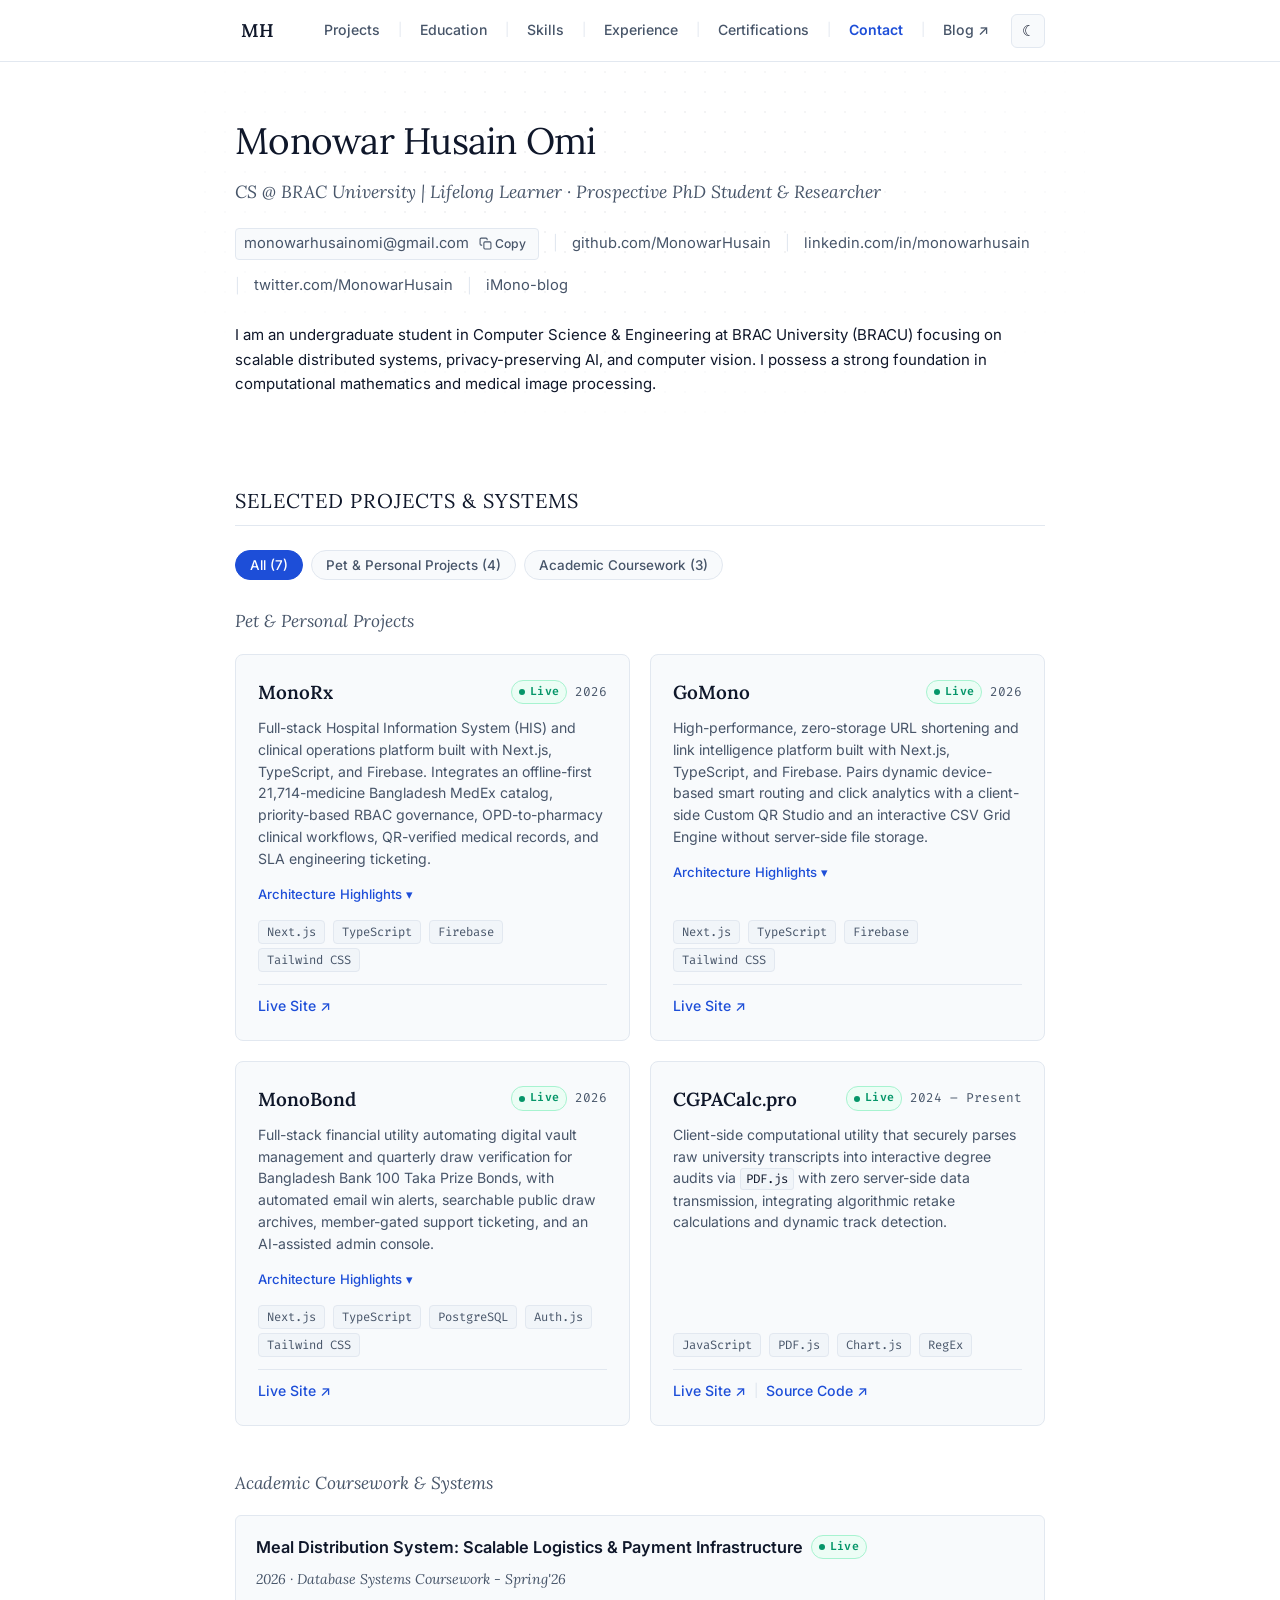
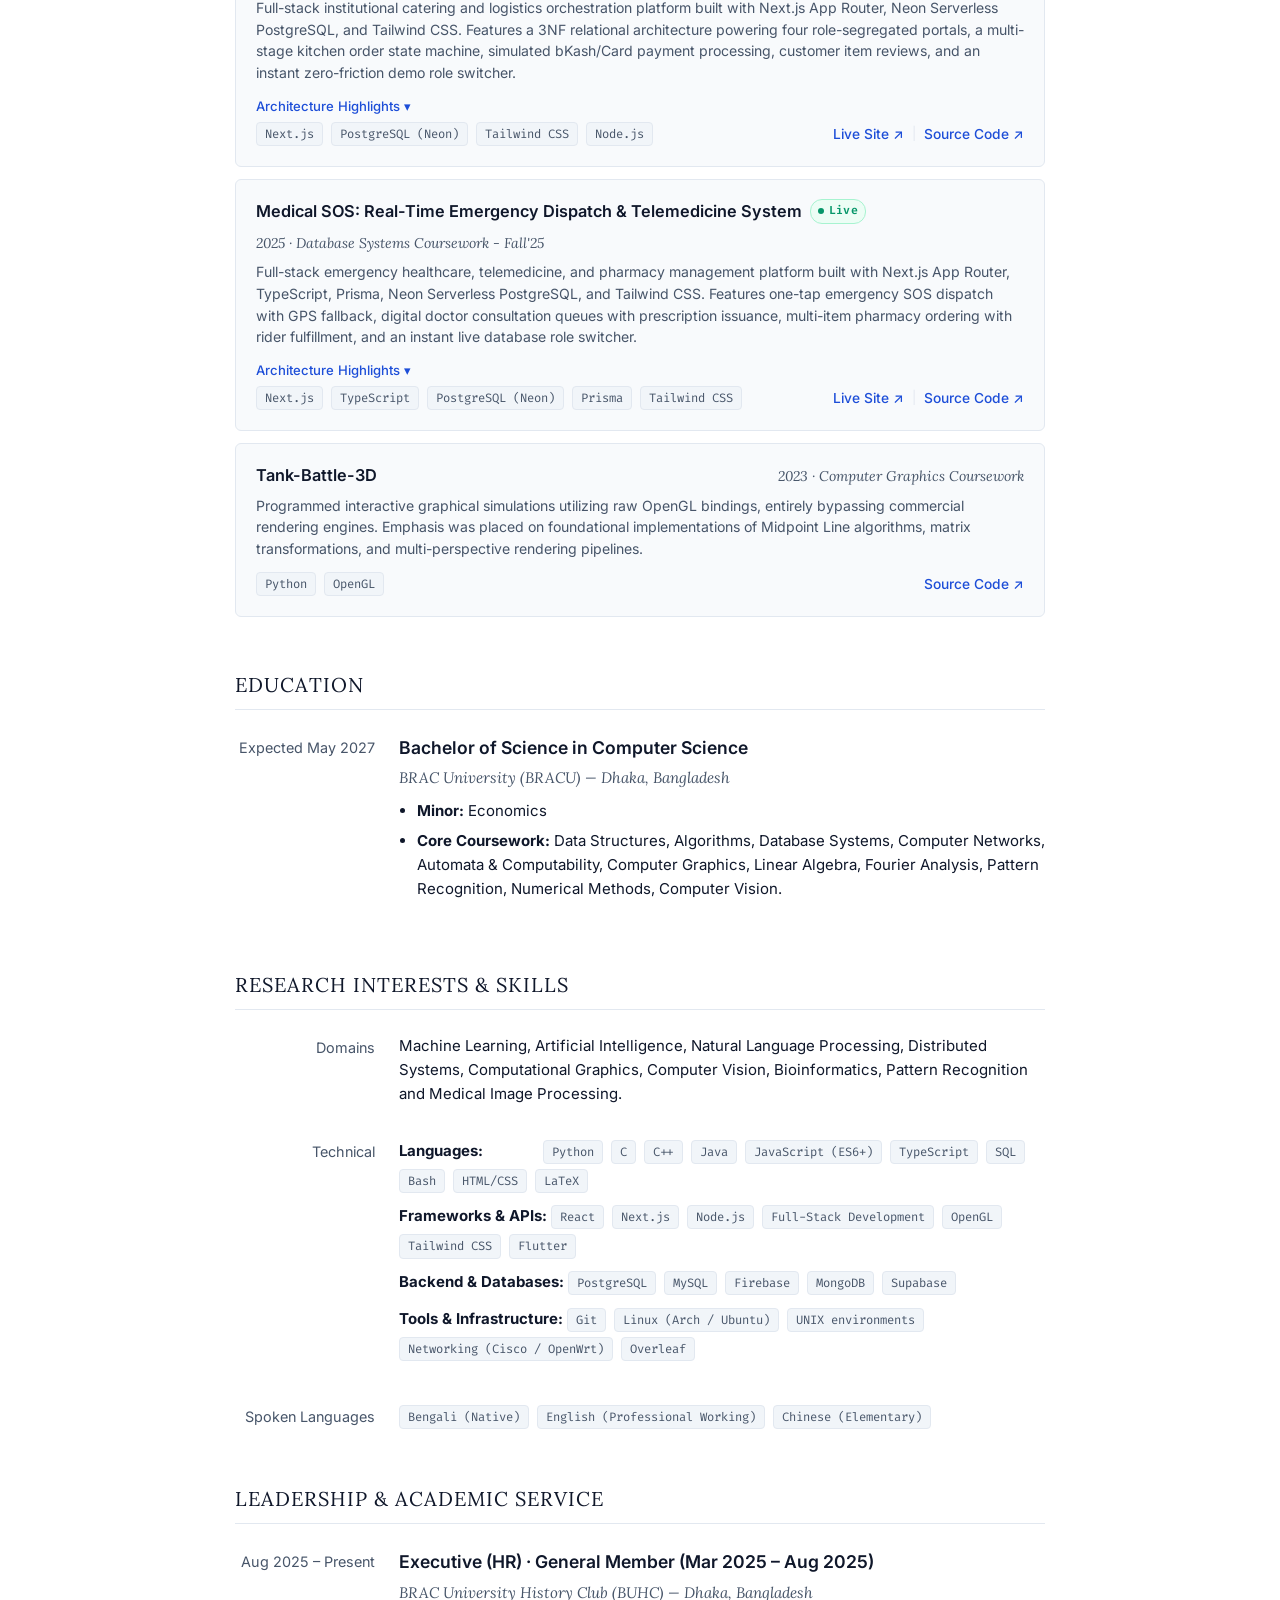
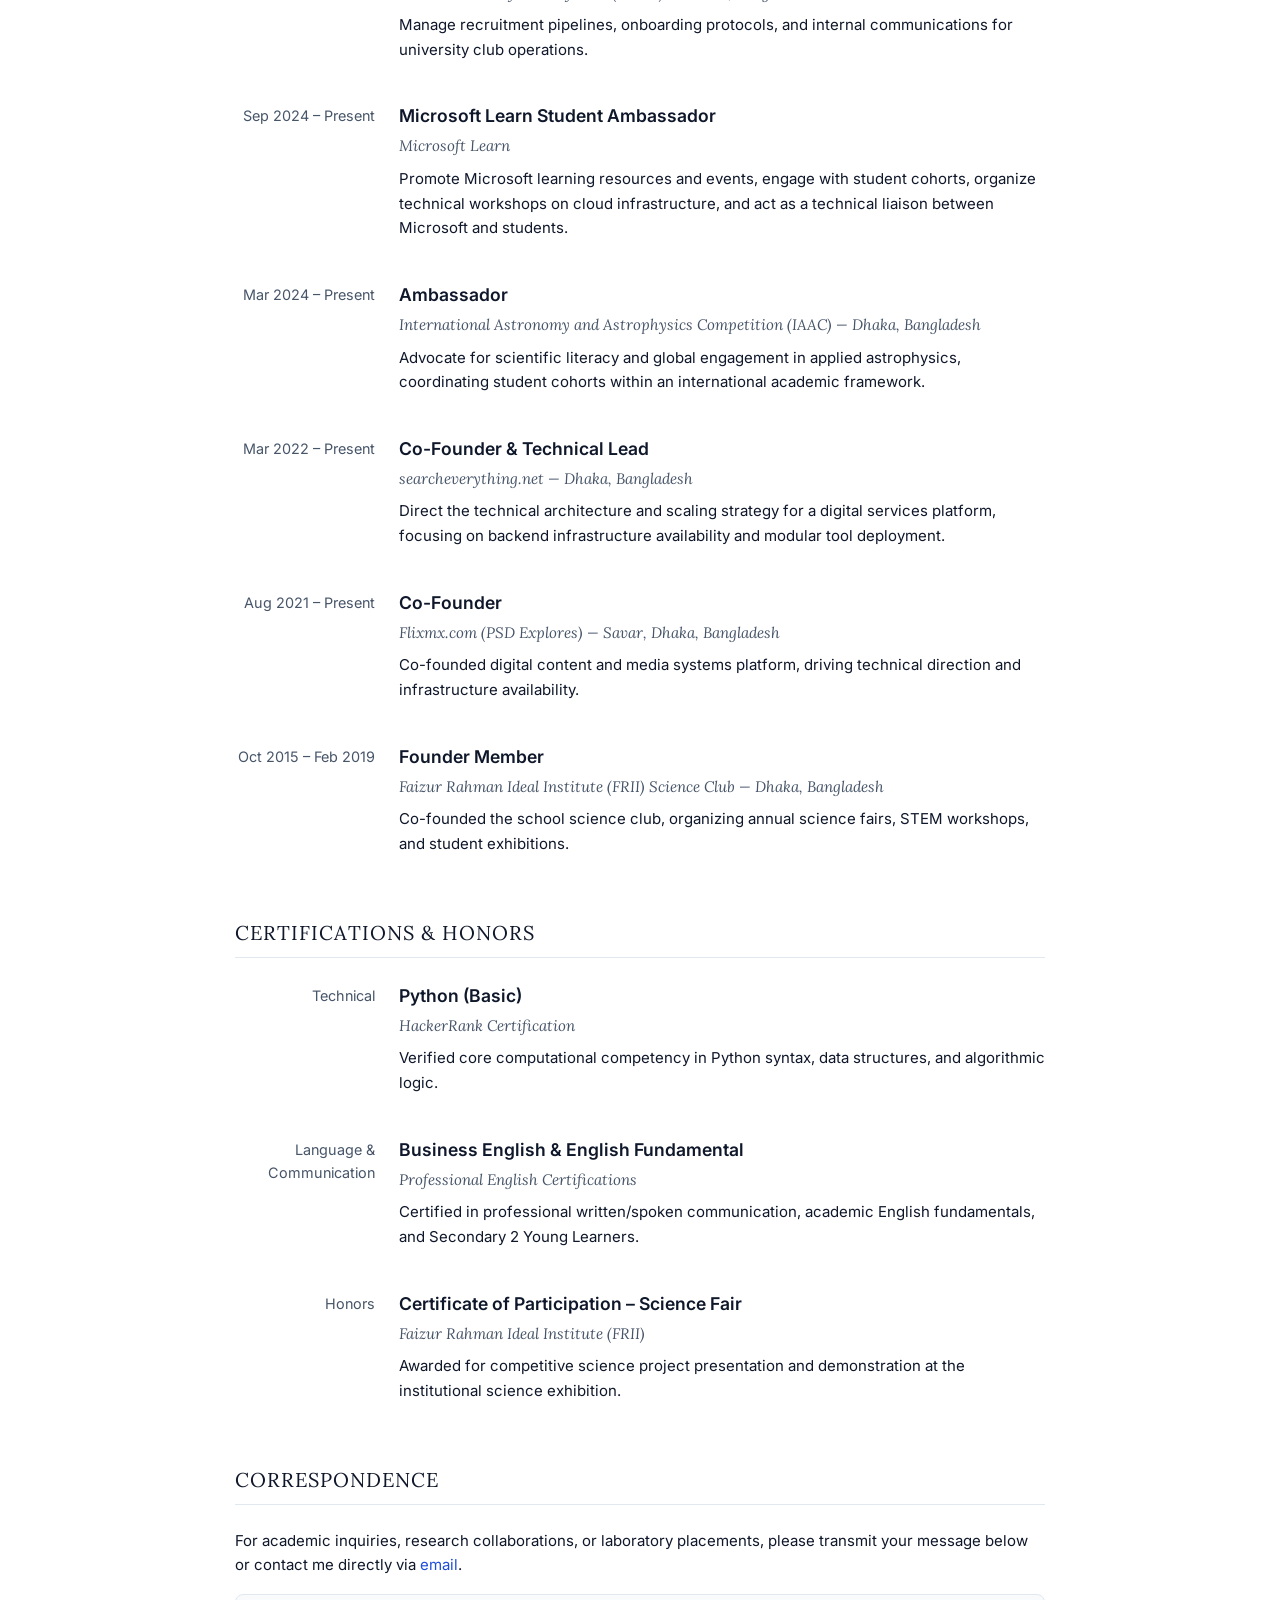
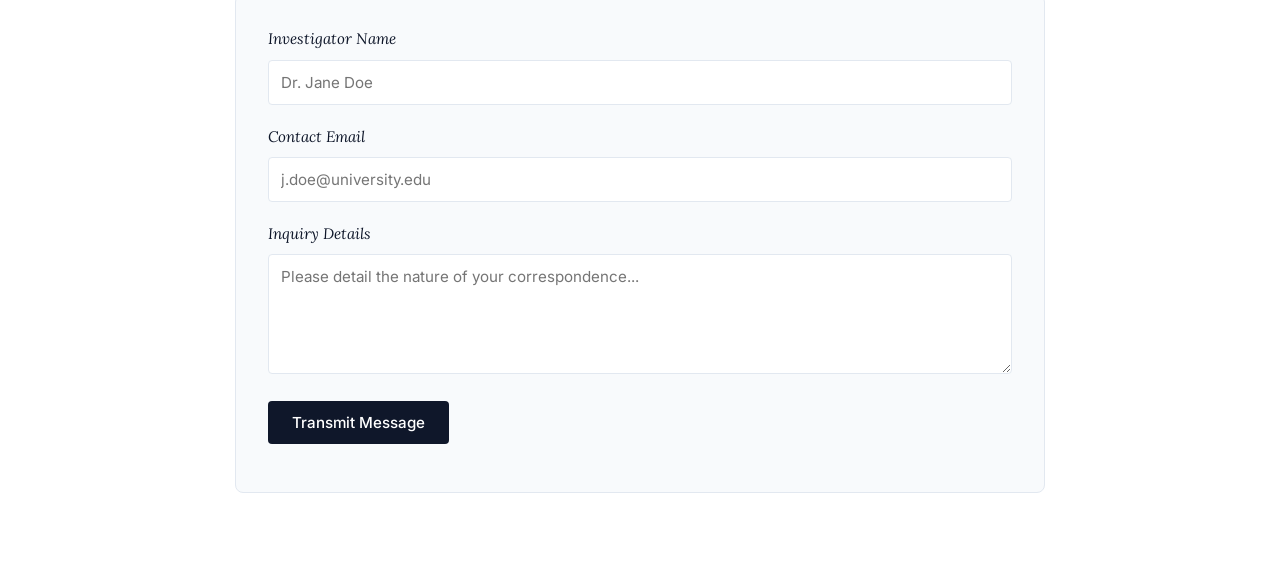
<file: index.html>
<!DOCTYPE html>
<html lang="en">

<head>
    <meta charset="UTF-8">
    <meta name="viewport" content="width=device-width, initial-scale=1.0">

    <!-- SEO Meta Tags for 'monowar bracu' & 'monowar husain' -->
    <title>Monowar Husain | BRAC University (BRACU) Researcher &amp; Engineer</title>
    <meta name="title" content="Monowar Husain | BRAC University (BRACU) Researcher &amp; Engineer" />
    <meta name="description" content="Personal portfolio and academic profile of Monowar Husain, Computer Science student and researcher at BRAC University (BRACU). Focusing on computer vision, machine learning, and scalable systems." />
    <meta name="keywords" content="Monowar Husain, Monowar Husain Omi, Monowar BRACU, BRAC University, Monowar Husain BRACU, Computer Vision, Machine Learning, CSE BRACU, Research Portfolio" />
    <meta name="author" content="Monowar Husain" />
    <meta name="robots" content="index, follow" />
    <link rel="canonical" href="https://monowarhusain.github.io/" />

    <!-- Open Graph / LinkedIn / Facebook -->
    <meta property="og:type" content="profile" />
    <meta property="og:url" content="https://monowarhusain.github.io/" />
    <meta property="og:title" content="Monowar Husain | BRAC University (BRACU) Researcher &amp; Engineer" />
    <meta property="og:description" content="Personal portfolio and academic profile of Monowar Husain, Computer Science student and researcher at BRAC University (BRACU)." />

    <!-- Twitter -->
    <meta property="twitter:card" content="summary" />
    <meta property="twitter:url" content="https://monowarhusain.github.io/" />
    <meta property="twitter:title" content="Monowar Husain | BRAC University (BRACU) Researcher &amp; Engineer" />
    <meta property="twitter:description" content="Personal portfolio and academic profile of Monowar Husain, Computer Science student and researcher at BRAC University (BRACU)." />

    <!-- Structured Data (JSON-LD) for Search Engine Knowledge Graph -->
    <script type="application/ld+json">
    {
      "@context": "https://schema.org",
      "@type": "Person",
      "name": "Monowar Husain",
      "alternateName": ["Monowar Husain Omi", "Monowar BRACU", "Monowar Husain BRACU"],
      "url": "https://monowarhusain.github.io/",
      "jobTitle": "Undergraduate Researcher & Software Engineer",
      "worksFor": {
        "@type": "CollegeOrUniversity",
        "name": "BRAC University",
        "alternateName": "BRACU"
      },
      "alumniOf": {
        "@type": "CollegeOrUniversity",
        "name": "BRAC University",
        "alternateName": "BRACU"
      },
      "sameAs": [
        "https://github.com/MonowarHusain",
        "https://www.linkedin.com/in/monowarhusain",
        "https://twitter.com/MonowarHusain",
        "https://cgpacalc.pro.bd",
        "https://monowarhusain.github.io/iMono-blog/"
      ]
    }
    </script>

    <!-- Theme Initialization (Prevents FOUC) -->
    <script>
        (function () {
            const savedTheme = localStorage.getItem('theme');
            const prefersDark = window.matchMedia('(prefers-color-scheme: dark)').matches;
            const theme = savedTheme || (prefersDark ? 'dark' : 'light');
            document.documentElement.setAttribute('data-theme', theme);
        })();
    </script>

    <!-- Typography Fonts -->
    <link rel="preconnect" href="https://fonts.googleapis.com">
    <link rel="preconnect" href="https://fonts.gstatic.com" crossorigin>
    <link
        href="https://fonts.googleapis.com/css2?family=Fira+Code:wght@400;500;600&family=Inter:wght@400;500;600;700&family=Lora:ital,wght@0,400;0,500;0,600;1,400&display=swap"
        rel="stylesheet">

    <!-- Modular Stylesheets -->
    <link rel="stylesheet" href="assets/css/main.css">
    <link rel="stylesheet" href="assets/css/animations.css">
</head>

<body>

    <!-- Section Mount: Sticky Navigation & Progress Bar -->
    <div id="section-navbar"></div>

    <main class="document">
        <!-- Section Mount: Hero Header -->
        <div id="section-hero"></div>

        <!-- Section Mount: Selected Projects & Systems -->
        <div id="section-projects"></div>

        <!-- Section Mount: Education -->
        <div id="section-education"></div>

        <!-- Section Mount: Research Interests & Skills -->
        <div id="section-skills"></div>

        <!-- Section Mount: Leadership & Academic Service -->
        <div id="section-service"></div>

        <!-- Section Mount: Certifications & Honors -->
        <div id="section-certifications"></div>

        <!-- Section Mount: Correspondence Contact -->
        <div id="section-contact"></div>
    </main>

    <!-- Global Toast Notification Element -->
    <div id="toast" class="toast" role="status" aria-live="polite">Email copied to clipboard</div>

    <!-- Section Loader & Application Orchestrator -->
    <script type="module" src="assets/js/loader.js"></script>
</body>

</html>
</file>
<file: assets/css/main.css>
/* --- Design System & CSS Variables --- */
:root {
    --bg: #ffffff;
    --surface: #f8fafc;
    --text-main: #0f172a;
    --text-muted: #475569;
    --accent: #1d4ed8;
    --accent-hover: #1e40af;
    --border: #e2e8f0;
    --rule-color: #e2e8f0;
    --card-bg: #fcfcfc;
    --badge-bg: #ecfdf5;
    --badge-text: #059669;
    --badge-border: #a7f3d0;
    --tag-bg: #f1f5f9;
    --tag-border: #e2e8f0;
    --tag-text: #475569;
    --dot-color: rgba(15, 23, 42, 0.05);
    --toast-bg: #0f172a;
    --toast-text: #ffffff;
    --nav-bg: rgba(255, 255, 255, 0.85);
    --shadow-subtle: 0 4px 16px rgba(0, 0, 0, 0.05);
    --shadow-lift: 0 8px 24px rgba(0, 0, 0, 0.08);
}

[data-theme="dark"] {
    --bg: #0b0f17;
    --surface: #111827;
    --text-main: #f1f5f9;
    --text-muted: #94a3b8;
    --accent: #60a5fa;
    --accent-hover: #93c5fd;
    --border: #1e293b;
    --rule-color: #1e293b;
    --card-bg: #111827;
    --badge-bg: rgba(16, 185, 129, 0.12);
    --badge-text: #34d399;
    --badge-border: rgba(16, 185, 129, 0.3);
    --tag-bg: #1e293b;
    --tag-border: #334155;
    --tag-text: #94a3b8;
    --dot-color: rgba(241, 245, 249, 0.05);
    --toast-bg: #1e293b;
    --toast-text: #f1f5f9;
    --nav-bg: rgba(11, 15, 23, 0.85);
    --shadow-subtle: 0 4px 16px rgba(0, 0, 0, 0.35);
    --shadow-lift: 0 8px 24px rgba(0, 0, 0, 0.45);
}

* {
    box-sizing: border-box;
    margin: 0;
    padding: 0;
}

html {
    scroll-behavior: smooth;
}

body {
    font-family: 'Inter', -apple-system, BlinkMacSystemFont, sans-serif;
    background-color: var(--bg);
    color: var(--text-main);
    line-height: 1.6;
    font-size: 15px;
    -webkit-font-smoothing: antialiased;
    transition: background-color 0.25s ease, color 0.25s ease;
    position: relative;
}

/* --- Reading Progress Bar --- */
#reading-progress {
    position: fixed;
    top: 0;
    left: 0;
    height: 2px;
    width: 0%;
    background-color: var(--accent);
    z-index: 1000;
    transition: width 0.08s ease-out;
}

/* --- Sticky Frosted-Glass Navbar --- */
.sticky-nav {
    position: sticky;
    top: 0;
    z-index: 100;
    backdrop-filter: blur(10px);
    -webkit-backdrop-filter: blur(10px);
    background: var(--nav-bg);
    border-bottom: 1px solid var(--border);
    transition: background-color 0.25s ease, border-color 0.25s ease;
}

.nav-inner {
    max-width: 850px;
    margin: 0 auto;
    padding: 12px 20px;
    display: flex;
    justify-content: space-between;
    align-items: center;
}

.nav-monogram {
    font-family: 'Lora', serif;
    font-size: 1.15rem;
    font-weight: 600;
    color: var(--text-main);
    text-decoration: none;
    letter-spacing: -0.02em;
    padding: 4px 6px;
    border-radius: 4px;
    transition: color 0.15s ease, background-color 0.15s ease;
}

.nav-monogram:hover {
    color: var(--accent);
    text-decoration: none;
}

.nav-right {
    display: flex;
    align-items: center;
    gap: 16px;
}

.nav-links {
    display: flex;
    align-items: center;
    gap: 12px;
    font-size: 0.88rem;
}

.nav-links a {
    color: var(--text-muted);
    text-decoration: none;
    font-weight: 500;
    padding: 4px 6px;
    border-radius: 4px;
    transition: color 0.15s ease, background-color 0.15s ease;
}

.nav-links a:hover {
    color: var(--accent);
    text-decoration: none;
}

.nav-links a.active {
    color: var(--accent);
    font-weight: 600;
}

.nav-sep {
    color: var(--border);
    font-size: 0.8rem;
    user-select: none;
}

.theme-toggle-btn {
    background: var(--surface);
    border: 1px solid var(--border);
    color: var(--text-main);
    width: 34px;
    height: 34px;
    border-radius: 6px;
    display: inline-flex;
    align-items: center;
    justify-content: center;
    cursor: pointer;
    font-size: 0.95rem;
    transition: all 0.2s ease;
}

.theme-toggle-btn:hover {
    border-color: var(--accent);
    color: var(--accent);
    transform: scale(1.05);
}

/* --- Main Document Container --- */
.document {
    max-width: 850px;
    margin: 0 auto;
    padding: 40px 20px 80px 20px;
}

a {
    color: var(--accent);
    text-decoration: none;
    transition: color 0.15s ease;
}

a:hover {
    text-decoration: underline;
}

/* Typography */
h1, h2, h3, h4 {
    font-family: 'Lora', serif;
    font-weight: normal;
}

h1 {
    font-size: 2.3rem;
    margin-bottom: 8px;
    color: var(--text-main);
    letter-spacing: -0.02em;
}

h2 {
    font-size: 1.25rem;
    text-transform: uppercase;
    letter-spacing: 0.05em;
    margin: 52px 0 24px 0;
    padding-bottom: 8px;
    border-bottom: 1px solid var(--rule-color);
    color: var(--text-main);
}

.subtitle {
    font-family: 'Lora', serif;
    font-size: 1.1rem;
    color: var(--text-muted);
    font-style: italic;
    margin-bottom: 22px;
    line-height: 1.5;
}

p {
    margin-bottom: 16px;
    color: var(--text-main);
    text-align: left;
    line-height: 1.65;
}

code {
    font-family: 'Fira Code', monospace;
    font-size: 0.88em;
    background: var(--tag-bg);
    color: var(--text-main);
    padding: 2px 5px;
    border-radius: 3px;
    border: 1px solid var(--tag-border);
}

/* --- Hero Section & Radial Dot Grid --- */
.hero-section {
    position: relative;
    padding: 10px 0 20px 0;
    margin-bottom: 30px;
}

.hero-bg-grid {
    position: absolute;
    inset: -40px -40px -20px -40px;
    background-image: radial-gradient(var(--dot-color) 1.5px, transparent 1.5px);
    background-size: 20px 20px;
    mask-image: radial-gradient(ellipse 75% 75% at 50% 35%, black 30%, transparent 80%);
    -webkit-mask-image: radial-gradient(ellipse 75% 75% at 50% 35%, black 30%, transparent 80%);
    pointer-events: none;
    z-index: 0;
}

.hero-content {
    position: relative;
    z-index: 1;
}

/* Contact Header & Interactive Copy Button */
.contact-info {
    display: flex;
    flex-wrap: wrap;
    align-items: center;
    gap: 14px;
    font-size: 0.92rem;
    margin-bottom: 24px;
    font-family: 'Inter', monospace;
}

.contact-info a {
    color: var(--text-muted);
    border-bottom: 1px solid transparent;
}

.contact-info a:hover {
    color: var(--accent);
    border-bottom: 1px solid var(--accent);
    text-decoration: none;
}

.email-pill {
    display: inline-flex;
    align-items: center;
    gap: 6px;
    background: var(--surface);
    border: 1px solid var(--border);
    padding: 3px 8px;
    border-radius: 4px;
}

.email-pill a {
    color: var(--text-muted);
}

.copy-email-btn {
    background: none;
    border: none;
    color: var(--text-muted);
    cursor: pointer;
    display: inline-flex;
    align-items: center;
    gap: 3px;
    padding: 2px 4px;
    border-radius: 3px;
    font-size: 0.76rem;
    font-family: 'Inter', sans-serif;
    font-weight: 500;
    transition: all 0.15s ease;
}

.copy-email-btn:hover {
    background: var(--tag-bg);
    color: var(--accent);
}

.copy-email-btn svg {
    width: 13px;
    height: 13px;
}

.separator {
    color: var(--border);
}

/* --- CV Grid Layout (Education, Skills, Service) --- */
.cv-entry {
    display: grid;
    grid-template-columns: 140px 1fr;
    gap: 24px;
    margin-bottom: 32px;
}

.cv-meta {
    font-size: 0.9rem;
    color: var(--text-muted);
    text-align: right;
    padding-top: 2px;
}

.cv-content h3 {
    font-size: 1.1rem;
    font-weight: 600;
    margin-bottom: 4px;
    font-family: 'Inter', sans-serif;
    color: var(--text-main);
}

.cv-content .org {
    font-style: italic;
    color: var(--text-muted);
    margin-bottom: 8px;
    font-size: 0.95rem;
    font-family: 'Lora', serif;
}

.cv-content p {
    text-align: left;
    margin-bottom: 8px;
    color: var(--text-main);
}

ul {
    margin-left: 18px;
    margin-bottom: 16px;
}

li {
    margin-bottom: 6px;
    color: var(--text-main);
}

/* --- Tech Pills --- */
.tech-pill {
    font-family: 'Fira Code', monospace;
    font-size: 0.76rem;
    color: var(--tag-text);
    background: var(--tag-bg);
    border: 1px solid var(--tag-border);
    padding: 2px 8px;
    border-radius: 4px;
    display: inline-block;
    margin: 2px 4px 2px 0;
    line-height: 1.5;
    vertical-align: middle;
}

.skills-group {
    margin-bottom: 8px;
}

.skills-group strong {
    display: inline-block;
    min-width: 140px;
    color: var(--text-main);
    margin-bottom: 4px;
}

/* --- Interactive Projects Section --- */
/* Filter Tabs */
.filter-tabs {
    display: flex;
    gap: 8px;
    margin-bottom: 28px;
    flex-wrap: wrap;
}

.filter-tab {
    background: var(--surface);
    border: 1px solid var(--border);
    color: var(--text-muted);
    padding: 6px 14px;
    border-radius: 20px;
    font-size: 0.84rem;
    font-family: 'Inter', sans-serif;
    font-weight: 500;
    cursor: pointer;
    transition: all 0.15s ease;
}

.filter-tab:hover {
    color: var(--text-main);
    border-color: var(--accent);
}

.filter-tab.active {
    background: var(--accent);
    color: #ffffff;
    border-color: var(--accent);
}

/* Subsections */
.project-tier {
    margin-bottom: 44px;
    transition: opacity 0.2s ease;
}

.tier-title {
    font-family: 'Lora', serif;
    font-size: 1.08rem;
    font-style: italic;
    color: var(--text-muted);
    margin-bottom: 18px;
    display: flex;
    align-items: center;
    gap: 8px;
}

/* Tier 1: Deployed Platforms (Card Grid) */
.platform-grid {
    display: grid;
    grid-template-columns: repeat(2, 1fr);
    gap: 20px;
}

.platform-card {
    background: var(--surface);
    border: 1px solid var(--border);
    border-radius: 8px;
    padding: 22px;
    display: flex;
    flex-direction: column;
    justify-content: space-between;
    text-align: left;
    transition: transform 0.2s ease, box-shadow 0.2s ease, border-color 0.2s ease;
}

.platform-card:hover {
    transform: translateY(-2px);
    box-shadow: var(--shadow-lift);
    border-color: var(--accent);
}

.card-header {
    display: flex;
    justify-content: space-between;
    align-items: center;
    margin-bottom: 10px;
    gap: 8px;
}

.card-title {
    font-family: 'Lora', serif;
    font-size: 1.18rem;
    font-weight: 600;
    color: var(--text-main);
}

.live-badge {
    display: inline-flex;
    align-items: center;
    gap: 5px;
    font-size: 0.72rem;
    font-weight: 600;
    font-family: 'Fira Code', monospace;
    color: var(--badge-text);
    background: var(--badge-bg);
    border: 1px solid var(--badge-border);
    padding: 2px 7px;
    border-radius: 12px;
    letter-spacing: 0.02em;
}

.live-dot {
    width: 6px;
    height: 6px;
    background: currentColor;
    border-radius: 50%;
    display: inline-block;
}

.card-meta {
    font-family: 'Fira Code', monospace;
    font-size: 0.8rem;
    color: var(--text-muted);
    white-space: nowrap;
}

.card-desc {
    font-size: 0.88rem;
    color: var(--text-muted);
    line-height: 1.55;
    margin-bottom: 12px;
    text-align: left;
}

/* Expandable Accordion Button & Details */
.expand-toggle {
    background: none;
    border: none;
    color: var(--accent);
    font-size: 0.82rem;
    font-family: 'Inter', sans-serif;
    font-weight: 500;
    cursor: pointer;
    padding: 2px 0 6px 0;
    display: inline-flex;
    align-items: center;
    gap: 4px;
    transition: color 0.15s ease;
}

.expand-toggle:hover {
    color: var(--accent-hover);
    text-decoration: underline;
}

.architecture-drawer {
    display: none;
    background: var(--bg);
    border: 1px solid var(--border);
    border-radius: 6px;
    padding: 12px 14px;
    margin-bottom: 14px;
    font-size: 0.83rem;
    line-height: 1.5;
}

.architecture-drawer ul {
    margin: 0 0 0 16px;
    padding: 0;
}

.architecture-drawer li {
    margin-bottom: 6px;
    color: var(--text-muted);
}

.architecture-drawer li strong {
    color: var(--text-main);
}

.card-bottom {
    margin-top: auto;
    padding-top: 10px;
}

.card-tags {
    margin-bottom: 10px;
}

.card-actions {
    display: flex;
    align-items: center;
    gap: 8px;
    font-size: 0.88rem;
    font-weight: 500;
    padding-top: 10px;
    border-top: 1px solid var(--border);
}

.action-sep {
    color: var(--border);
    font-size: 0.8rem;
}

/* Tier 2: Academic Coursework & Systems */
.coursework-list {
    display: flex;
    flex-direction: column;
    gap: 12px;
}

.coursework-row {
    background: var(--surface);
    border: 1px solid var(--border);
    border-radius: 6px;
    padding: 18px 20px;
    transition: border-color 0.2s ease, box-shadow 0.2s ease;
}

.coursework-row:hover {
    border-color: var(--accent);
    box-shadow: var(--shadow-subtle);
}

.coursework-header {
    display: flex;
    justify-content: space-between;
    align-items: baseline;
    flex-wrap: wrap;
    gap: 8px;
    margin-bottom: 6px;
}

.coursework-title {
    font-family: 'Inter', sans-serif;
    font-size: 1.02rem;
    font-weight: 600;
    color: var(--text-main);
}

.coursework-meta {
    font-family: 'Lora', serif;
    font-style: italic;
    font-size: 0.88rem;
    color: var(--text-muted);
}

.coursework-desc {
    font-size: 0.88rem;
    color: var(--text-muted);
    text-align: left;
    margin-bottom: 10px;
    line-height: 1.55;
}

.coursework-footer {
    display: flex;
    justify-content: space-between;
    align-items: center;
    flex-wrap: wrap;
    gap: 8px;
}

.coursework-link {
    font-size: 0.86rem;
    font-weight: 500;
    margin-left: auto;
}

/* --- Correspondence Form --- */
.correspondence-form {
    background: var(--surface);
    border: 1px solid var(--border);
    padding: 32px;
    margin-top: 16px;
    border-radius: 8px;
    transition: border-color 0.2s ease;
}

.form-group {
    margin-bottom: 20px;
}

.form-group label {
    display: block;
    font-family: 'Lora', serif;
    font-style: italic;
    color: var(--text-main);
    margin-bottom: 8px;
    font-size: 0.95rem;
}

.form-group input,
.form-group textarea {
    width: 100%;
    padding: 12px;
    background: var(--bg);
    border: 1px solid var(--border);
    font-family: 'Inter', sans-serif;
    font-size: 0.95rem;
    color: var(--text-main);
    transition: border-color 0.2s ease;
    border-radius: 4px;
}

.form-group input:focus,
.form-group textarea:focus {
    outline: none;
    border-color: var(--accent);
}

.form-group textarea {
    resize: vertical;
    min-height: 120px;
}

.submit-btn {
    background: var(--text-main);
    color: var(--bg);
    border: none;
    padding: 12px 24px;
    font-family: 'Inter', sans-serif;
    font-size: 0.95rem;
    font-weight: 500;
    cursor: pointer;
    border-radius: 4px;
    transition: background-color 0.2s ease, opacity 0.2s ease;
}

.submit-btn:hover {
    background: var(--accent);
    color: #ffffff;
}

#form-status {
    margin-top: 16px;
    font-size: 0.9rem;
    font-family: 'Inter', sans-serif;
    font-weight: 500;
}

/* --- Responsive Styles (< 700px) --- */
@media (max-width: 700px) {
    .nav-inner {
        padding: 10px 16px;
    }

    .nav-links {
        gap: 8px;
        font-size: 0.82rem;
    }

    .document {
        padding: 30px 16px 60px 16px;
    }

    .platform-grid {
        grid-template-columns: 1fr;
    }

    .cv-entry {
        grid-template-columns: 1fr;
        gap: 6px;
    }

    .cv-meta {
        text-align: left;
        font-weight: 600;
        color: var(--text-main);
        padding-top: 0;
    }

    .contact-info {
        gap: 10px;
    }

    .correspondence-form {
        padding: 20px;
    }

    .coursework-footer {
        flex-direction: column;
        align-items: flex-start;
    }

    .coursework-link {
        margin-left: 0;
    }
}

@media (max-width: 540px) {
    .nav-links a:not(.essential-link) {
        display: none;
    }
}
</file>
<file: assets/css/animations.css>
/* --- Animations & Transitions --- */
@keyframes fadeIn {
    from {
        opacity: 0;
        transform: translateY(-4px);
    }
    to {
        opacity: 1;
        transform: translateY(0);
    }
}

.architecture-drawer.open {
    display: block;
    animation: fadeIn 0.2s ease-out;
}

.toast {
    position: fixed;
    bottom: 24px;
    right: 24px;
    background-color: var(--toast-bg);
    color: var(--toast-text);
    padding: 10px 18px;
    border-radius: 6px;
    font-size: 0.88rem;
    font-weight: 500;
    box-shadow: 0 10px 25px -5px rgba(0, 0, 0, 0.25), 0 8px 10px -6px rgba(0, 0, 0, 0.15);
    border: 1px solid var(--border);
    opacity: 0;
    transform: translateY(12px);
    pointer-events: none;
    transition: opacity 0.2s ease, transform 0.2s ease;
    z-index: 999;
}

.toast.show {
    opacity: 1;
    transform: translateY(0);
}
</file>
